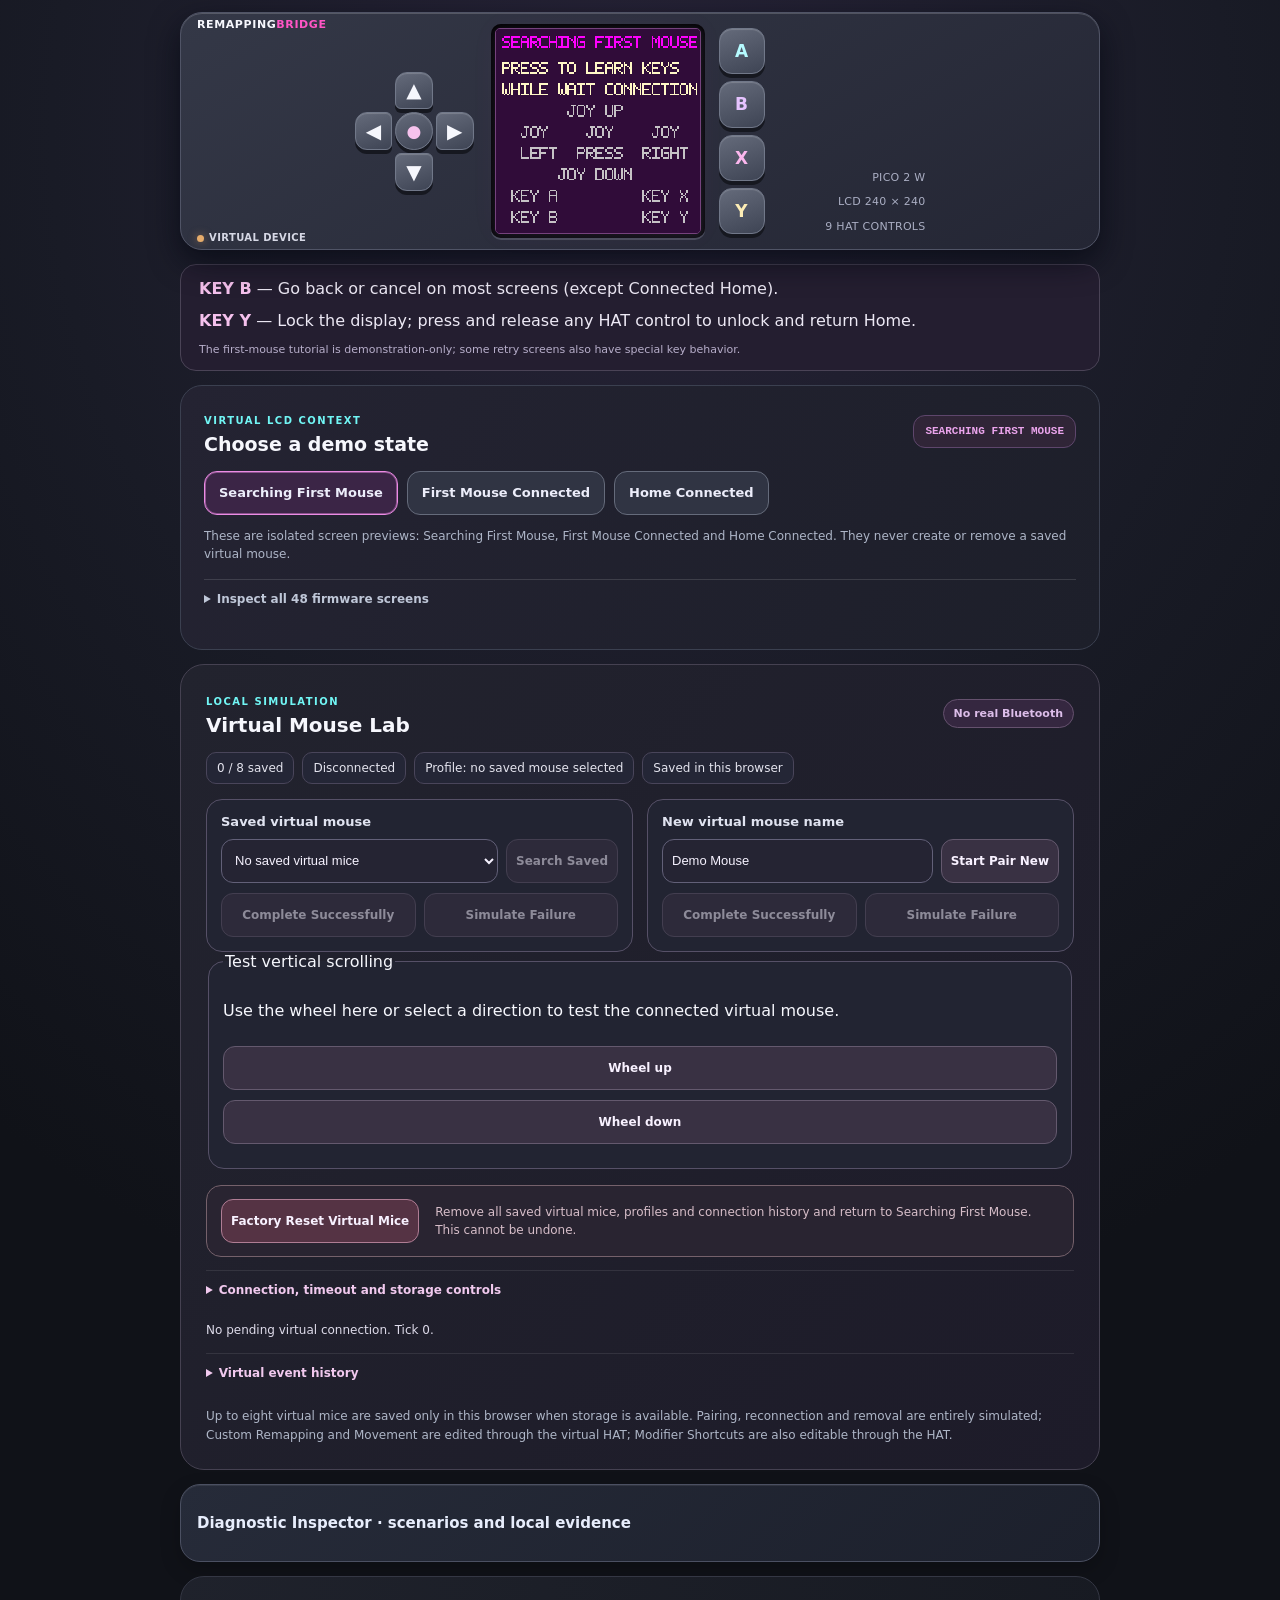
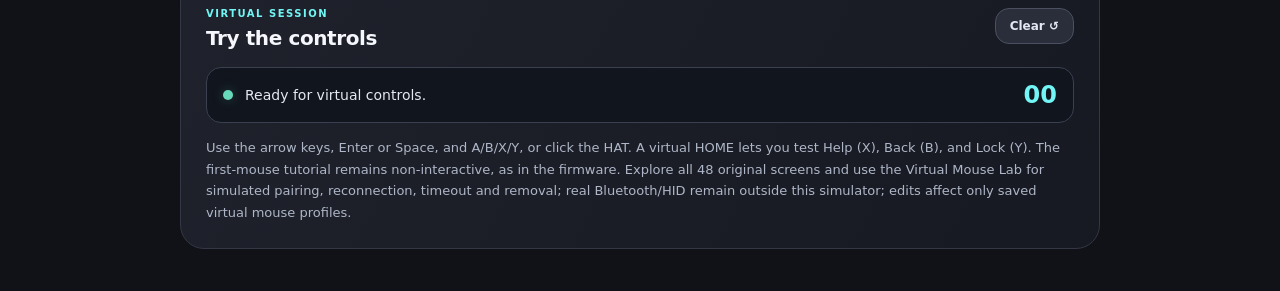
<file: index.html>
<!doctype html>
<html lang="en">
<head>
  <meta charset="utf-8">
  <meta name="viewport" content="width=device-width, initial-scale=1">
  <meta name="color-scheme" content="dark">
  <meta name="theme-color" content="#101218">
  <meta name="description" content="240x240 LCD Canvas preview of the RemappingBridge Pico 2 W firmware simulator.">
  <title>RemappingBridge — Virtual Simulator</title>
  <link rel="stylesheet" href="./assets/css/app.css">
  <script defer src="./assets/js/lcd-renderer.js"></script>
  <script defer src="./assets/js/screens.js"></script>
  <script defer src="./assets/js/hat-interaction.js"></script>
  <script defer src="./assets/js/ui-projector.js"></script>
  <script defer src="./assets/js/virtual-mice.js"></script>
  <script defer src="./assets/js/diagnostics.js"></script>
  <script defer src="./assets/js/app.js"></script>
</head>
<body>
  <main class="workspace" data-app-root>
    <section class="simulator" aria-label="RemappingBridge interactive firmware simulator">

      <div class="device device--sticky" data-sticky-hat aria-label="Pico 2 W demonstration panel with LCD and controls">
        <span class="device__corner-brand">REMAPPING<span>BRIDGE</span></span>
        <span class="device__corner-status"><span class="hat-meta__light" aria-hidden="true"></span> VIRTUAL DEVICE</span>
        <div class="hat-face" aria-label="Virtual Pico LCD HAT: joystick left, LCD center, A B X Y vertically on right">
            <fieldset class="hat-group hat-group--joystick">
              <legend>JOYSTICK</legend>
              <div class="joy-cluster" aria-label="Virtual joystick">
                <button type="button" class="hat-button joy joy--up" data-control="JOY_UP" aria-label="Joystick up" title="Joystick up"><span aria-hidden="true">▲</span></button>
                <button type="button" class="hat-button joy joy--left" data-control="JOY_LEFT" aria-label="Joystick left" title="Joystick left"><span aria-hidden="true">◀</span></button>
                <button type="button" class="hat-button joy joy--press" data-control="JOY_PRESS" aria-label="Press joystick" title="Press joystick"><span aria-hidden="true">●</span></button>
                <button type="button" class="hat-button joy joy--right" data-control="JOY_RIGHT" aria-label="Joystick right" title="Joystick right"><span aria-hidden="true">▶</span></button>
                <button type="button" class="hat-button joy joy--down" data-control="JOY_DOWN" aria-label="Joystick down" title="Joystick down"><span aria-hidden="true">▼</span></button>
              </div>
            </fieldset>
          <div class="lcd-housing">
            <div class="lcd-preview">
              <canvas class="lcd-canvas" data-lcd-canvas width="240" height="240"
                role="img" aria-label="240 by 240 pixel virtual firmware LCD. Controls allow Help and Lock within demonstration HOME scenarios. No physical mouse is connected.">
                SEARCHING FIRST MOUSE — joystick and HAT key labels (Canvas required).
              </canvas>
            </div>
          </div>
  
  <fieldset class="hat-group hat-group--keys">
              <legend>KEYS</legend>
              <div class="action-cluster" aria-label="Virtual HAT buttons">
                <button type="button" class="hat-button action-key action-key--a" data-control="KEY_A" aria-label="Key A">A</button>
                <button type="button" class="hat-button action-key action-key--b" data-control="KEY_B" aria-label="Key B">B</button>
                <button type="button" class="hat-button action-key action-key--x" data-control="KEY_X" aria-label="Key X">X</button>
                <button type="button" class="hat-button action-key action-key--y" data-control="KEY_Y" aria-label="Key Y">Y</button>
              </div>
            </fieldset>
          <aside class="hat-meta" aria-label="Virtual HAT identification">
            <div class="hat-meta__specs">
              <span>PICO 2 W</span>
              <span>LCD 240 × 240</span>
              <span>9 HAT CONTROLS</span>
            </div>
          </aside>
        </div>
      </div>

      <aside class="hat-guide" aria-label="General HAT key guide">
        <p><strong>KEY B</strong> — Go back or cancel on most screens (except Connected Home).</p>
        <p><strong>KEY Y</strong> — Lock the display; press and release any HAT control to unlock and return Home.</p>
        <p class="hat-guide__note">The first-mouse tutorial is demonstration-only; some retry screens also have special key behavior.</p>
      </aside>

      <section class="touch-hat" aria-label="Large mobile touch controls">
        <p class="touch-hat__label">LARGE TOUCH CONTROLS</p>
        <div class="touch-hat__grid">
          <div class="touch-hat__joystick" role="group" aria-label="Mobile joystick">
            <button type="button" data-touch-control="JOY_UP" aria-label="Joystick up">▲</button>
            <button type="button" data-touch-control="JOY_LEFT" aria-label="Joystick left">◀</button>
            <button type="button" data-touch-control="JOY_PRESS" aria-label="Press joystick">●</button>
            <button type="button" data-touch-control="JOY_RIGHT" aria-label="Joystick right">▶</button>
            <button type="button" data-touch-control="JOY_DOWN" aria-label="Joystick down">▼</button>
          </div>
          <div class="touch-hat__keys" role="group" aria-label="Mobile HAT keys">
            <button type="button" data-touch-control="KEY_A" aria-label="Key A">A</button>
            <button type="button" data-touch-control="KEY_B" aria-label="Key B">B</button>
            <button type="button" data-touch-control="KEY_X" aria-label="Key X">X</button>
            <button type="button" data-touch-control="KEY_Y" aria-label="Key Y">Y</button>
          </div>
        </div>
      </section>

      <section class="demo-scenarios" aria-labelledby="demo-scenarios-title">
        <div class="demo-scenarios__heading">
          <div>
            <span class="eyebrow">VIRTUAL LCD CONTEXT</span>
            <h2 id="demo-scenarios-title">Choose a demo state</h2>
          </div>
          <span class="demo-scenarios__screen" data-screen-label aria-live="polite">SEARCHING FIRST MOUSE</span>
        </div>
        <div class="demo-scenarios__buttons" role="group" aria-label="Select a virtual mouse state">
          <button type="button" class="demo-scenario is-selected" data-scenario="first" aria-pressed="true">Searching First Mouse</button>
          <button type="button" class="demo-scenario" data-scenario="first-connected" aria-pressed="false">First Mouse Connected</button>
          <button type="button" class="demo-scenario" data-scenario="home-connected" aria-pressed="false">Home Connected</button>
        </div>
        <p class="demo-scenarios__note">These are isolated screen previews: Searching First Mouse, First Mouse Connected and Home Connected. They never create or remove a saved virtual mouse.</p>
        <details class="screen-inspector">
          <summary>Inspect all 48 firmware screens</summary>
          <label for="screen-inspector-select">Canonical screen (visual QA only)</label>
          <select id="screen-inspector-select" data-screen-inspector aria-label="Choose one of the 48 original firmware screen templates"></select>
          <p>Choose any source screen to inspect its display. HAT navigation normally begins from HOME; no Bluetooth or flash settings are changed.</p>
        </details>
      </section>

      <section class="mouse-lab" aria-labelledby="mouse-lab-title">
        <div class="mouse-lab__heading">
          <div><span class="eyebrow">LOCAL SIMULATION</span><h2 id="mouse-lab-title">Virtual Mouse Lab</h2></div>
          <span class="mouse-lab__tag">No real Bluetooth</span>
        </div>
        <div class="mouse-lab__status" aria-live="polite">
          <span data-mouse-count>0 / 8 saved</span>
          <span data-mouse-connection>Disconnected</span>
          <span data-profile-summary>Profile: no saved mouse selected</span>
          <span data-mouse-persistence>Checking local storage</span>
        </div>
        <div class="mouse-lab__workflows" aria-label="Virtual connection workflows">
          <section class="mouse-lab__workflow" aria-label="Search for a saved virtual mouse">
            <label for="virtual-mouse-select">Saved virtual mouse</label>
            <div class="mouse-lab__control-row">
              <select id="virtual-mouse-select" data-mouse-id aria-label="Choose a saved virtual mouse"></select>
              <button type="button" data-lab-action="search">Search Saved</button>
            </div>
            <div class="mouse-lab__outcomes" aria-label="Saved mouse search outcome">
              <button type="button" data-lab-action="search-success">Complete Successfully</button>
              <button type="button" data-lab-action="search-fail">Simulate Failure</button>
            </div>
          </section>
          <section class="mouse-lab__workflow" aria-label="Pair a new virtual mouse">
            <label for="virtual-mouse-name">New virtual mouse name</label>
            <div class="mouse-lab__control-row">
              <input id="virtual-mouse-name" type="text" maxlength="32" data-mouse-name value="Demo Mouse"
                placeholder="e.g. Office Mouse" autocomplete="off">
              <button type="button" data-lab-action="pair">Start Pair New</button>
            </div>
            <div class="mouse-lab__outcomes" aria-label="New mouse pairing outcome">
              <button type="button" data-lab-action="pair-success">Complete Successfully</button>
              <button type="button" data-lab-action="pair-fail">Simulate Failure</button>
            </div>
          </section>
        </div>
        <fieldset class="mouse-lab__workflow" data-wheel-preview>
          <legend>Test vertical scrolling</legend>
          <p>Use the wheel here or select a direction to test the connected virtual mouse.</p>
          <button type="button" data-wheel="up">Wheel up</button>
          <button type="button" data-wheel="down">Wheel down</button>
          <output aria-live="polite"></output>
        </fieldset>
        <div class="mouse-lab__factory" aria-label="Reset virtual mouse storage">
          <button type="button" data-lab-action="reset">Factory Reset Virtual Mice</button>
          <p>Remove all saved virtual mice, profiles and connection history and return to Searching First Mouse. This cannot be undone.</p>
        </div>
        <details class="mouse-lab__advanced">
          <summary>Connection, timeout and storage controls</summary>
          <div class="mouse-lab__actions">
            <button type="button" data-lab-action="timeout">Advance to Timeout (+5 ticks)</button>
            <button type="button" data-lab-action="cancel">Cancel Pending</button>
            <button type="button" data-lab-action="disconnect">Disconnect</button>
            <button type="button" data-lab-action="remove">Remove Saved Mouse</button>
            <button type="button" data-lab-action="reboot">Reboot Virtual Device</button>
          </div>
        </details>
        <p class="mouse-lab__pending" data-mouse-pending aria-live="polite">No pending virtual connection.</p>
        <details class="mouse-lab__log">
          <summary>Virtual event history</summary>
          <ol data-virtual-log aria-label="Local virtual connection events"></ol>
        </details>
        <p class="mouse-lab__note">Up to eight virtual mice are saved only in this browser when storage is available. Pairing, reconnection and removal are entirely simulated; Custom Remapping and Movement are edited through the virtual HAT; Modifier Shortcuts are also editable through the HAT.</p>
      </section>

      <section class="diagnostics" aria-label="Browser-only diagnostic laboratory">
        <details data-diagnostic-panel>
          <summary>Diagnostic Inspector · scenarios and local evidence</summary>
          <div class="diagnostics__body">
            <p class="diagnostics__notice">Browser-only laboratory. Scenario playback is isolated from saved mice, preferences and the physical firmware. No data is uploaded.</p>
            <div class="diagnostics__scenarios">
              <label for="diagnostic-scenario">Reproducible scenario
                <select id="diagnostic-scenario" data-diagnostic-scenario></select>
              </label>
              <button type="button" data-diagnostic-run>Run isolated scenario</button>
            </div>
            <div class="diagnostics__summary" aria-live="polite">
              <output data-diagnostic-hash>Scenario not run</output>
              <span data-diagnostic-context>Run a scenario, then click a character in the 240 × 240 diagnostic LCD.</span>
            </div>
            <div class="diagnostics__inspector">
              <div class="diagnostics__preview">
                <canvas width="240" height="240" data-diagnostic-canvas
                  aria-label="Interactive diagnostic LCD: select a rendered character to inspect semantic ID and pixel bounds"></canvas>
              </div>
              <div class="diagnostics__selection">
                <h3>Semantic element inspector</h3>
                <output data-diagnostic-ref aria-live="polite">No character selected</output>
                <p data-diagnostic-bounds>Logical LCD bounds: 240 × 240 px.</p>
                <button type="button" data-diagnostic-copy>Copy reference</button>
                <p>Choose a rendered glyph to see its ID, row/column, original tone and pixel rectangle. The normal HAT framebuffer is not modified.</p>
              </div>
            </div>
            <div class="diagnostics__exports" aria-label="Download local diagnostic evidence">
              <button type="button" data-diagnostic-export="json">Export JSON</button>
              <button type="button" data-diagnostic-export="txt">Export TXT</button>
              <button type="button" data-diagnostic-export="png">Export LCD PNG</button>
            </div>
            <div class="diagnostics__timeline">
              <h3>Event timeline</h3>
              <ol data-diagnostic-events aria-live="polite"></ol>
            </div>
            <p class="diagnostics__feedback" data-diagnostic-feedback aria-live="polite">Run a scenario to generate evidence.</p>
          </div>
        </details>
      </section>

      <section class="session-panel" aria-label="Preview status">
        <div class="session-panel__heading">
          <div>
            <span class="eyebrow">VIRTUAL SESSION</span>
            <h2>Try the controls</h2>
          </div>
          <button type="button" class="button-reset" data-reset aria-label="Clear the control history">Clear <span aria-hidden="true">↺</span></button>
        </div>
        <div class="event-preview">
          <span class="event-preview__pulse" aria-hidden="true"></span>
          <p class="event-preview__message" aria-live="polite" aria-atomic="true" data-feedback>Ready for virtual controls.</p>
          <output class="event-preview__counter" data-count aria-label="Number of commands">00</output>
        </div>
        <p class="session-panel__note">Use the arrow keys, Enter or Space, and A/B/X/Y, or click the HAT. A virtual HOME lets you test Help (X), Back (B), and Lock (Y). The first-mouse tutorial remains non-interactive, as in the firmware. Explore all 48 original screens and use the Virtual Mouse Lab for simulated pairing, reconnection, timeout and removal; real Bluetooth/HID remain outside this simulator; edits affect only saved virtual mouse profiles.</p>
      </section>
    </section>
  </main>
</body>
</html>
</file>
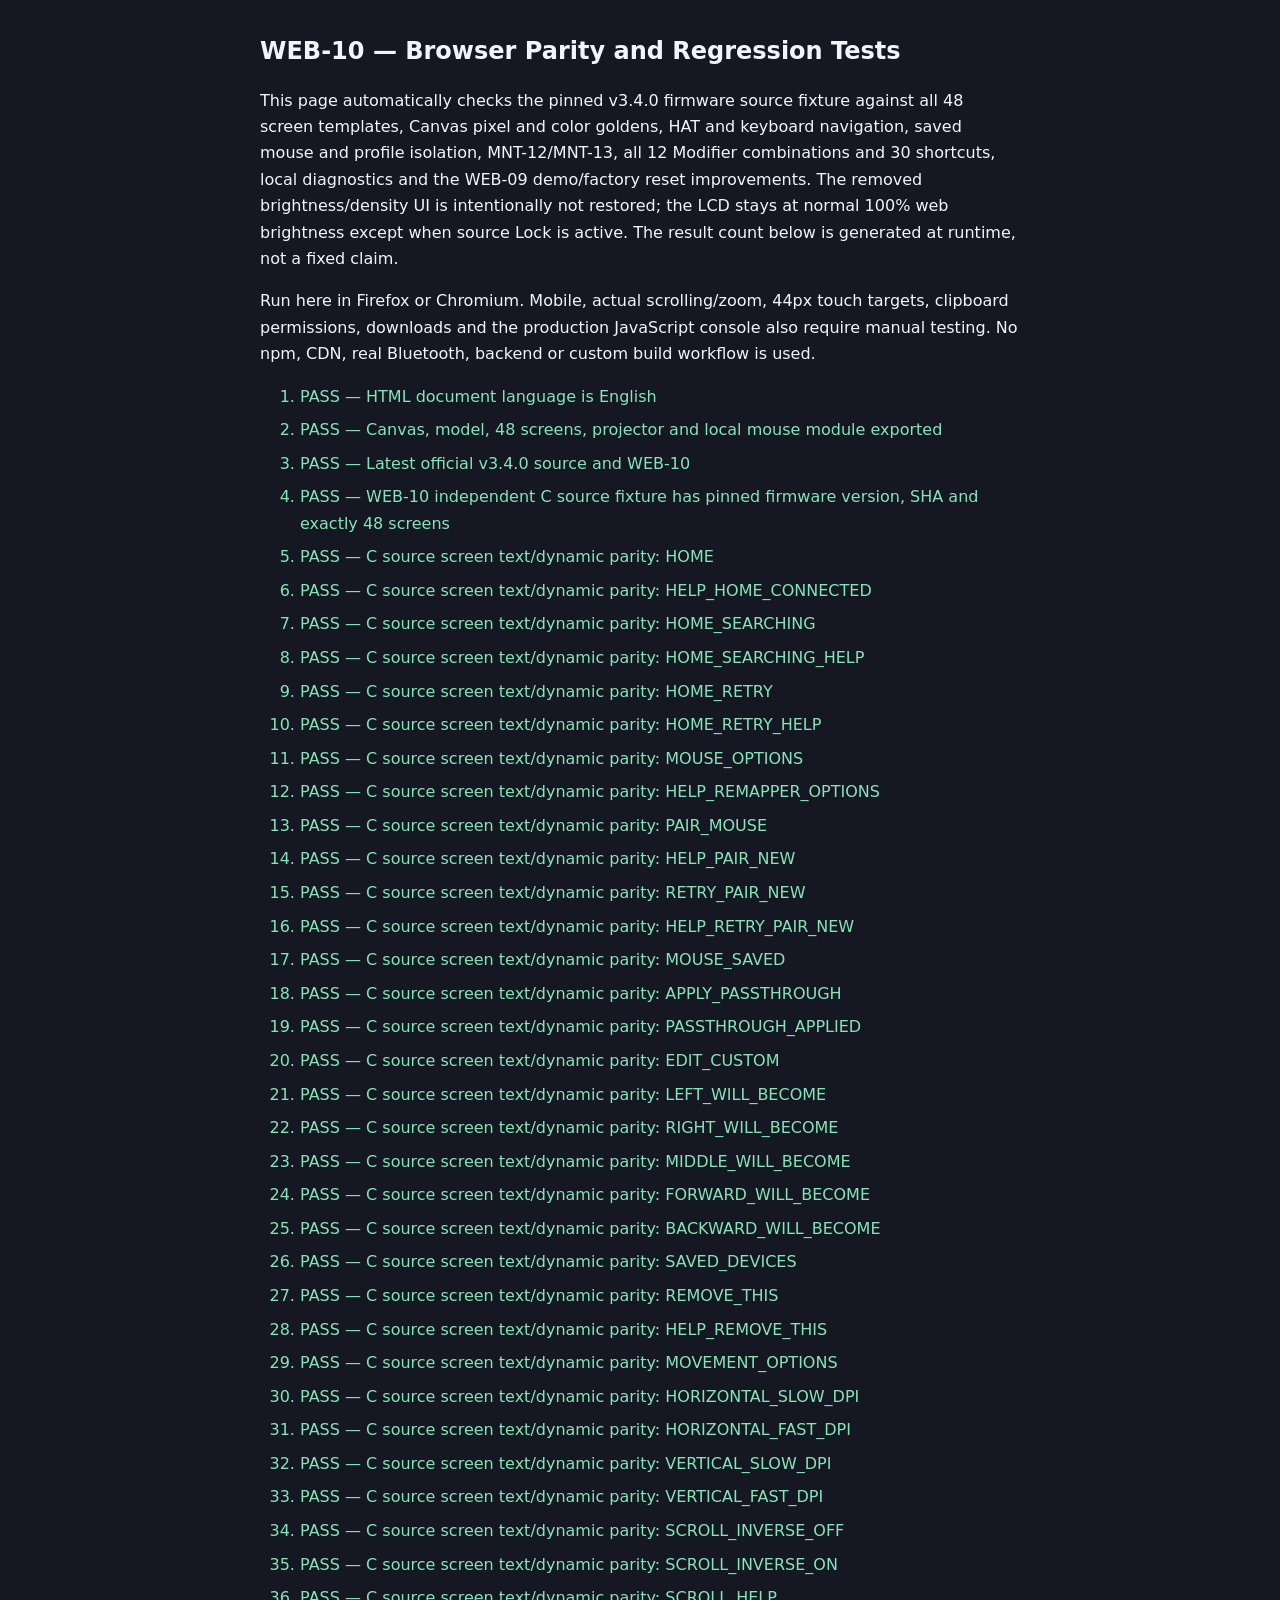
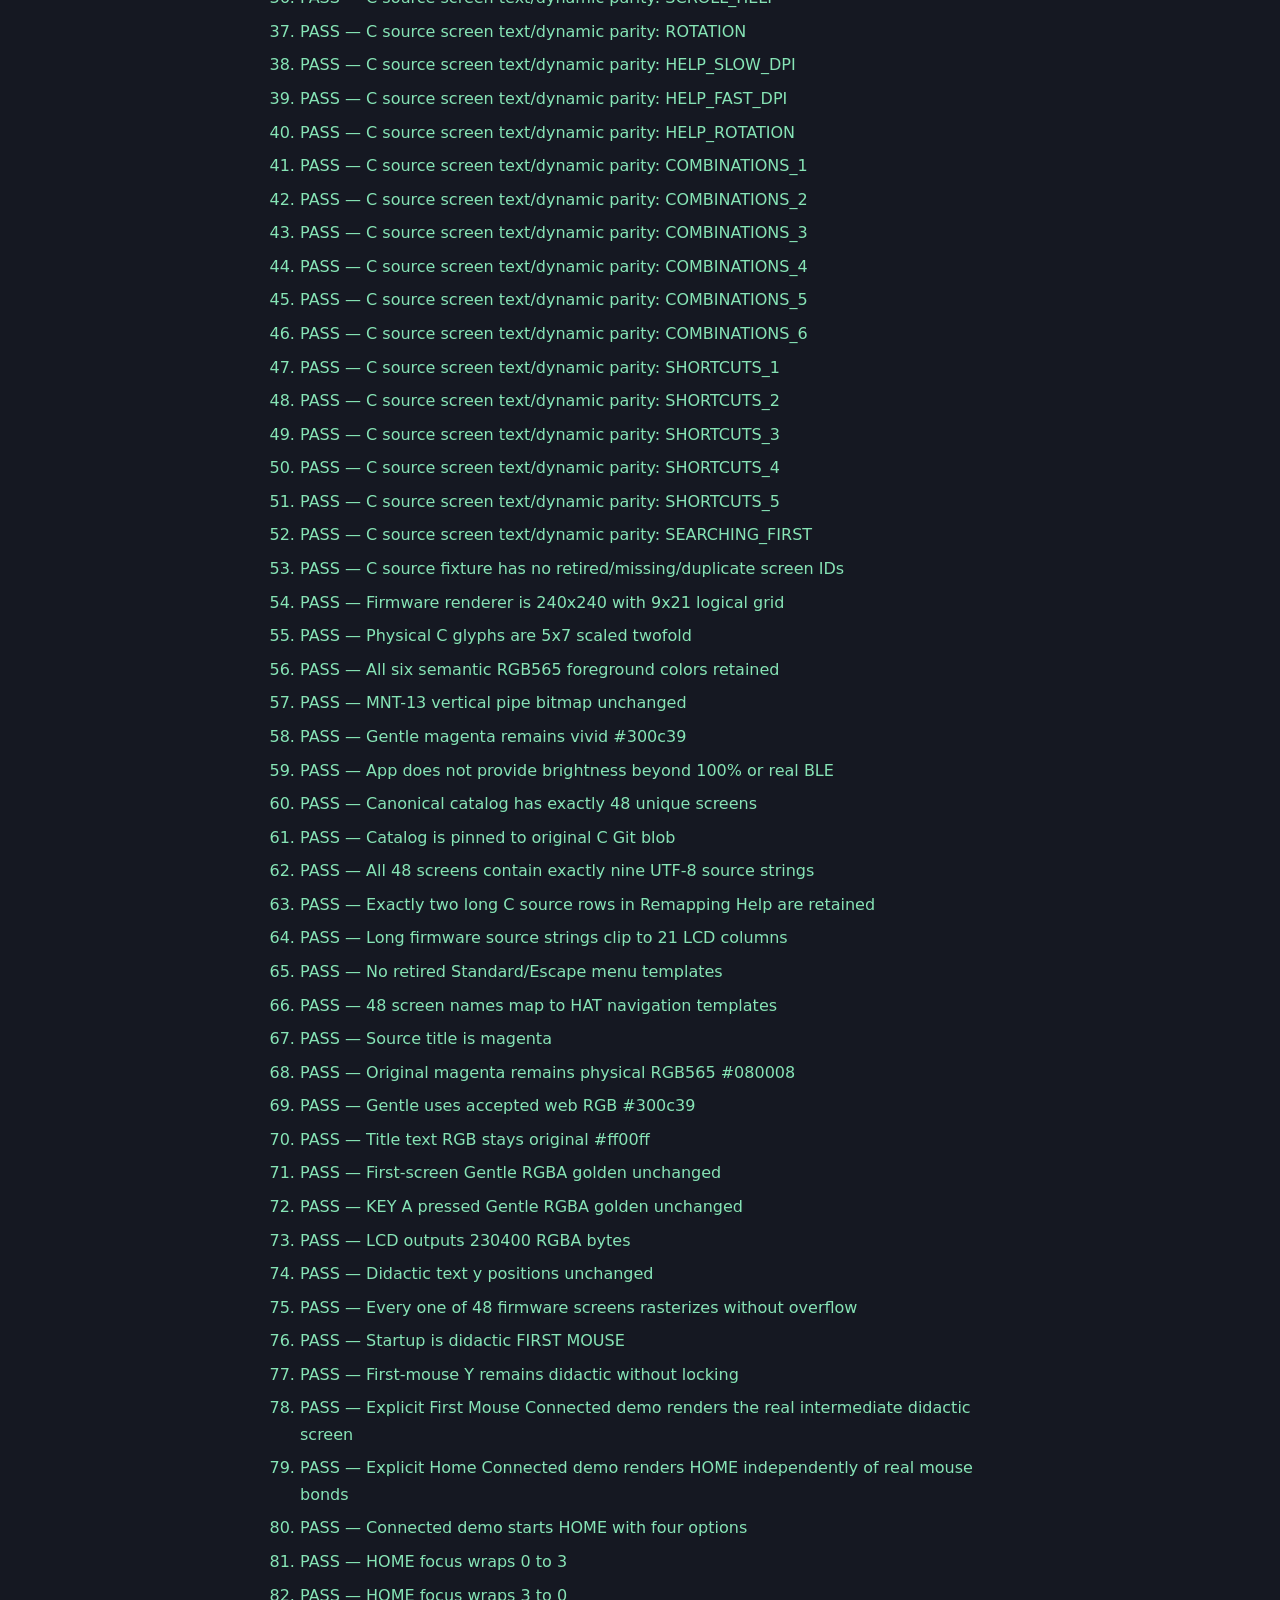
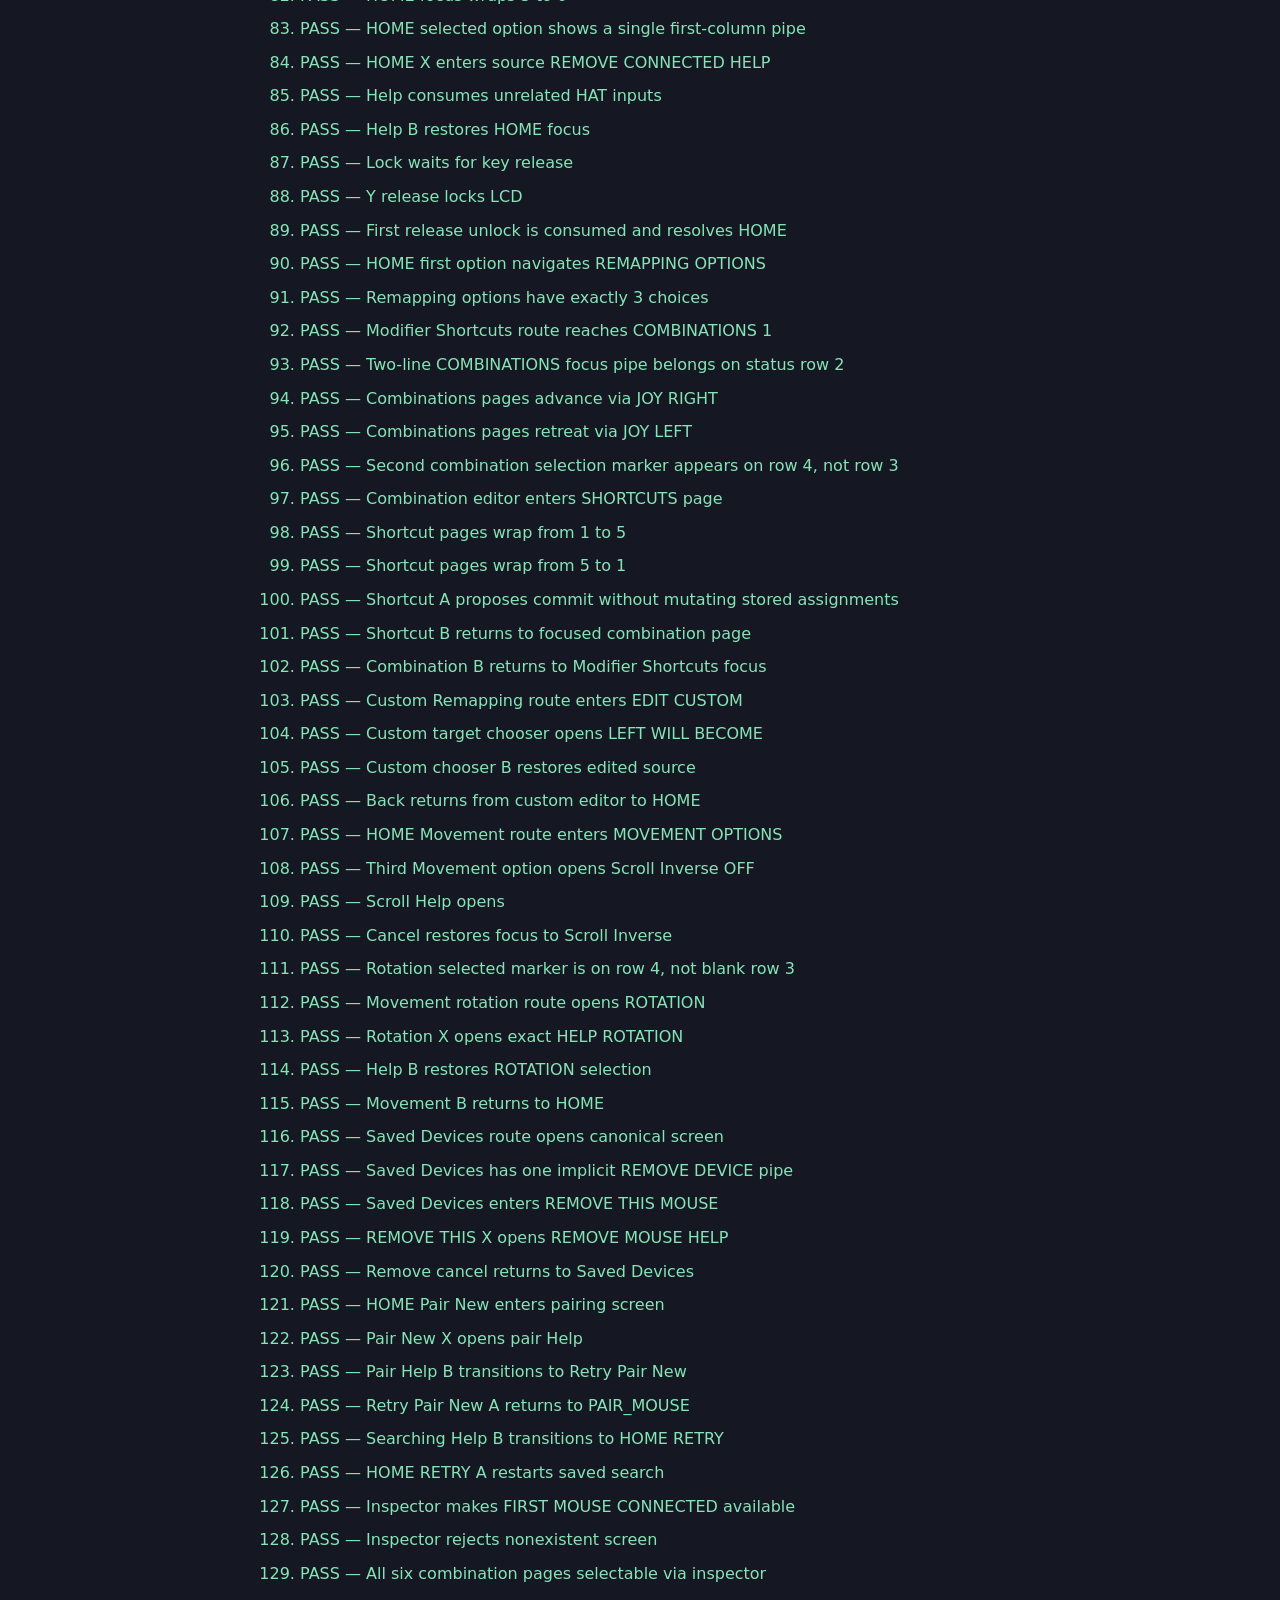
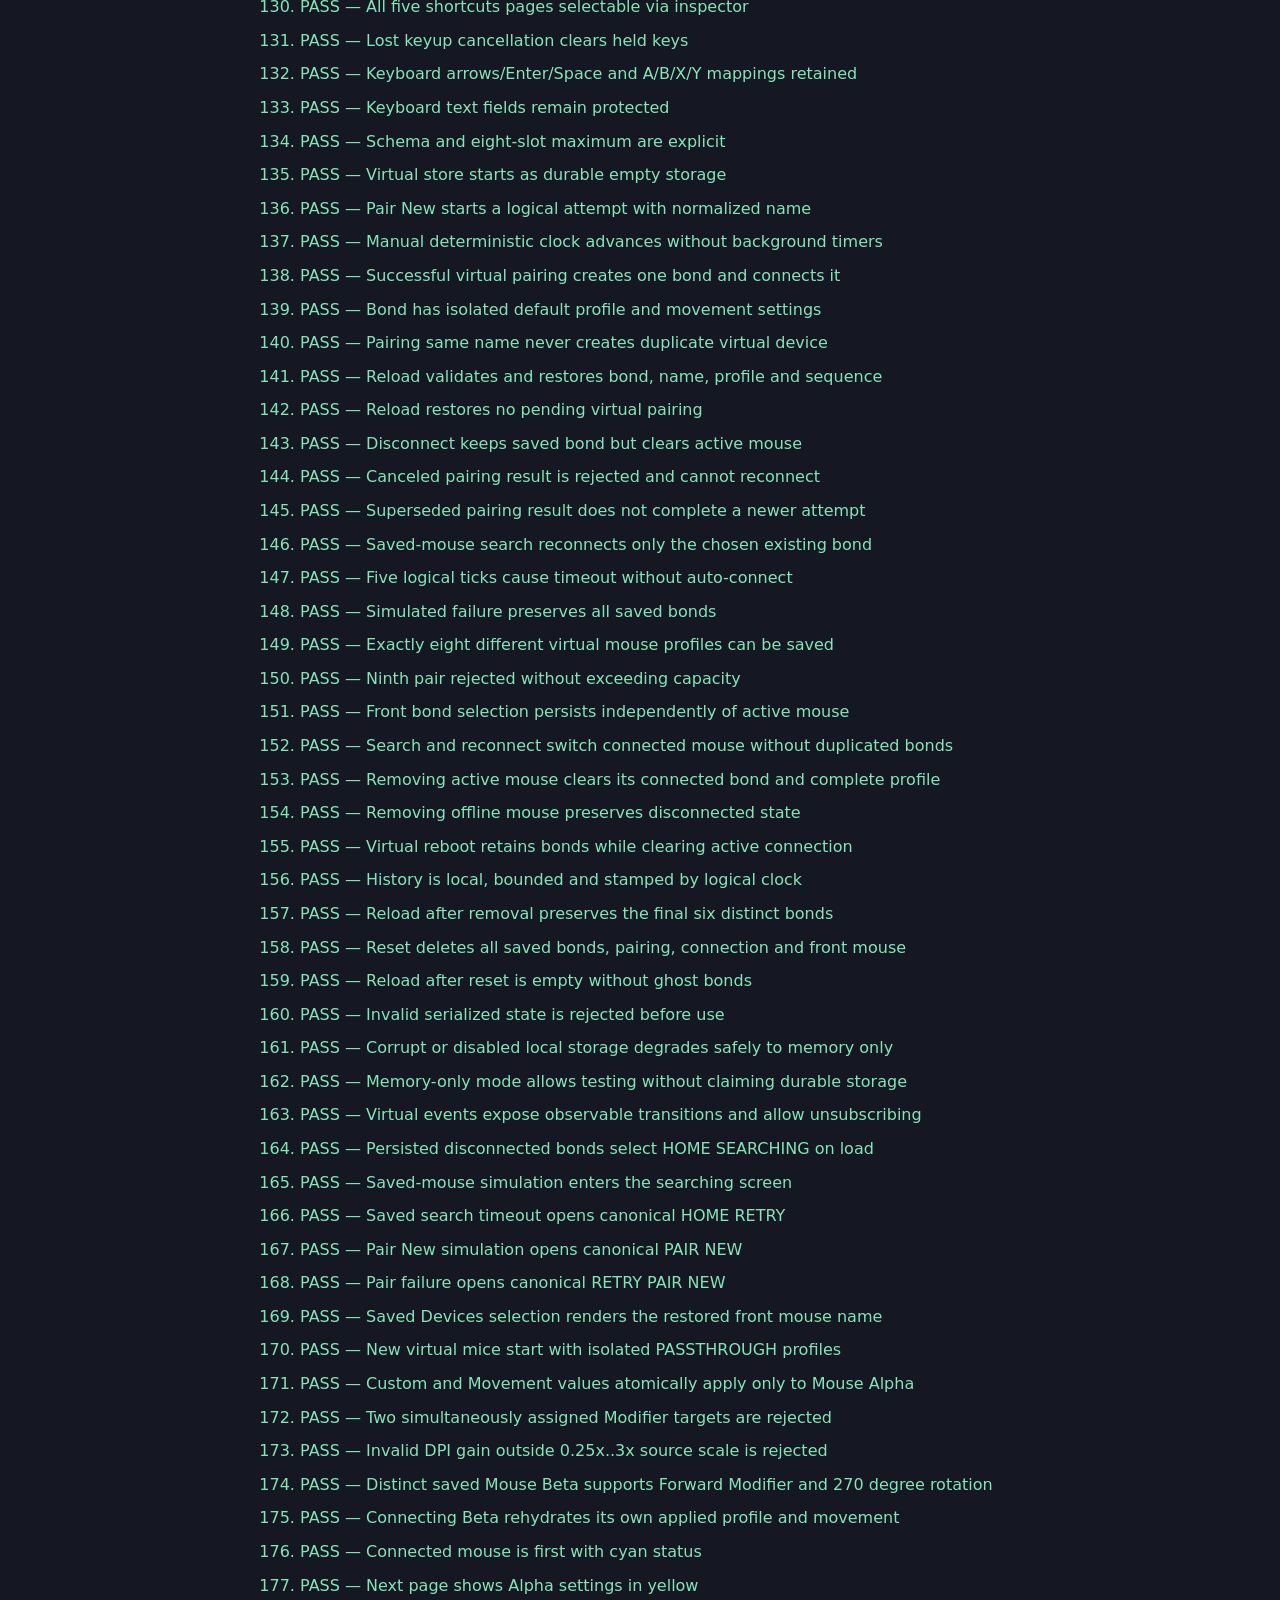
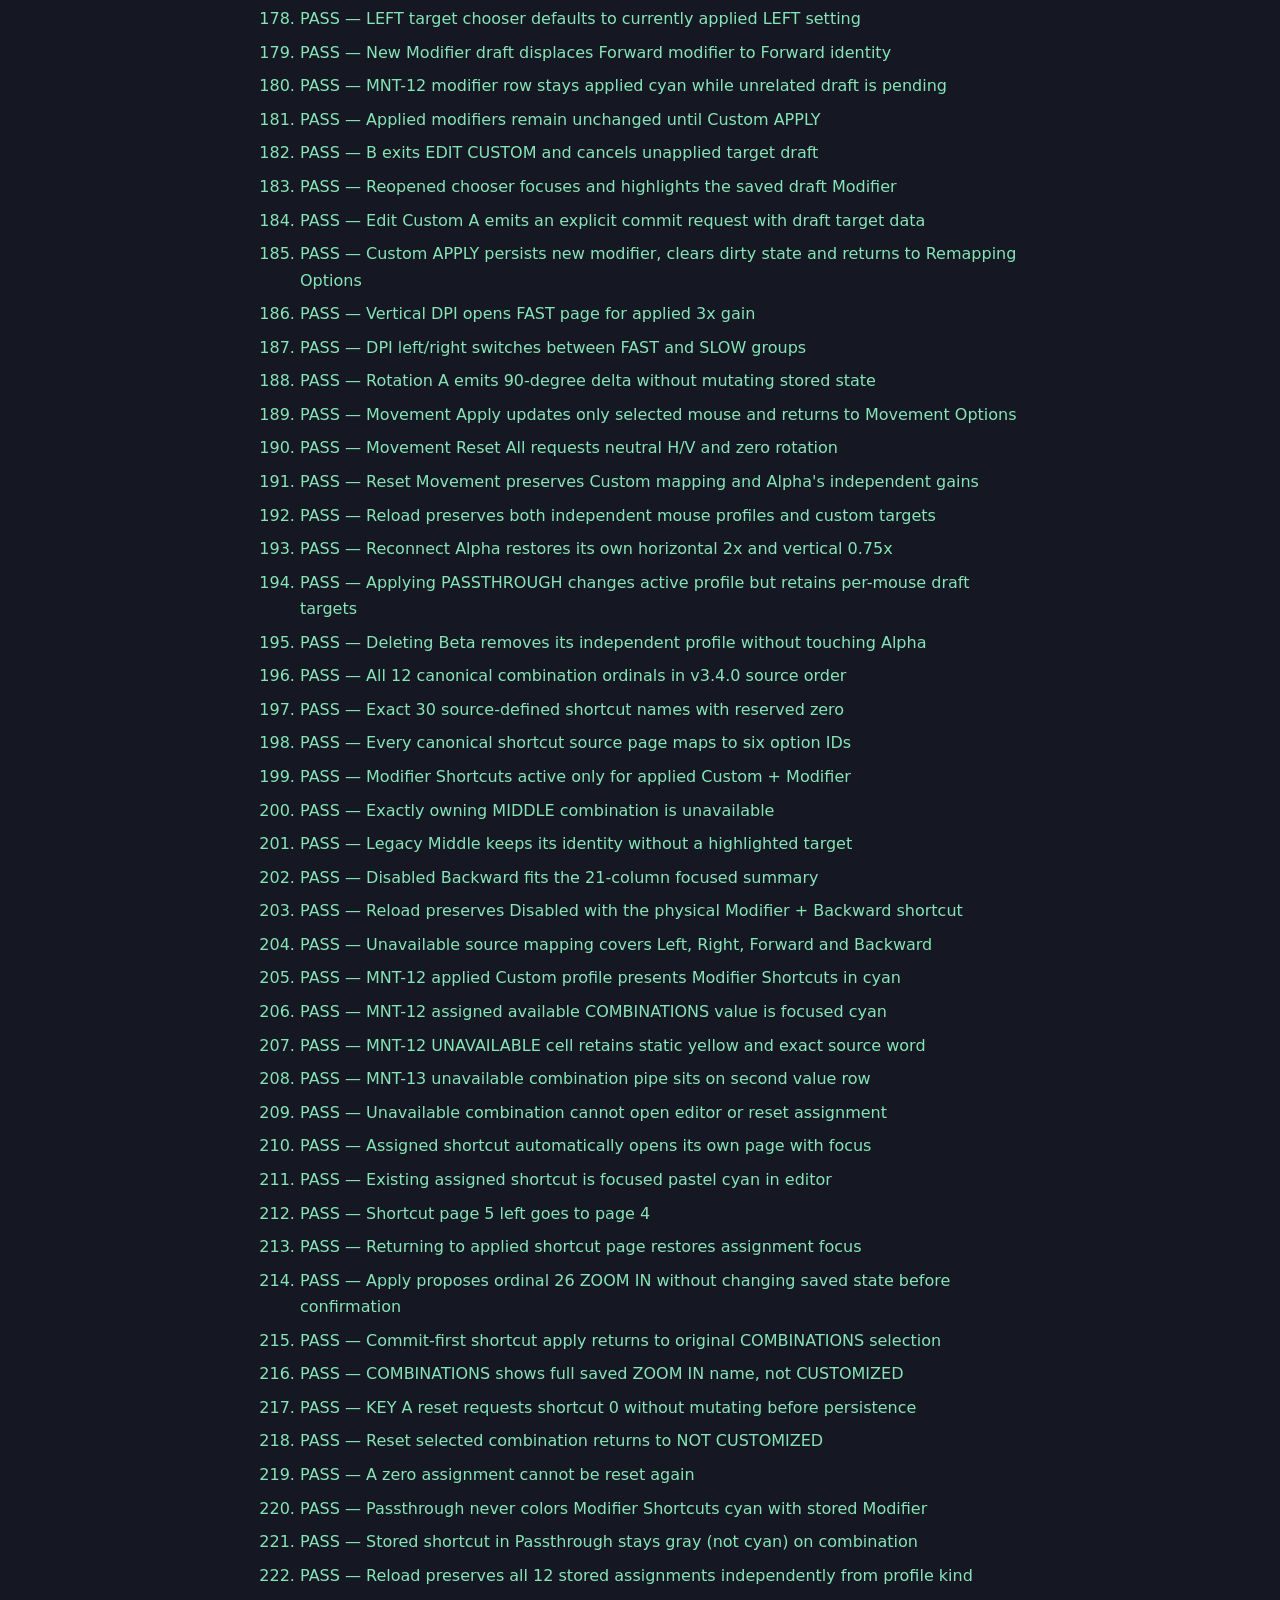
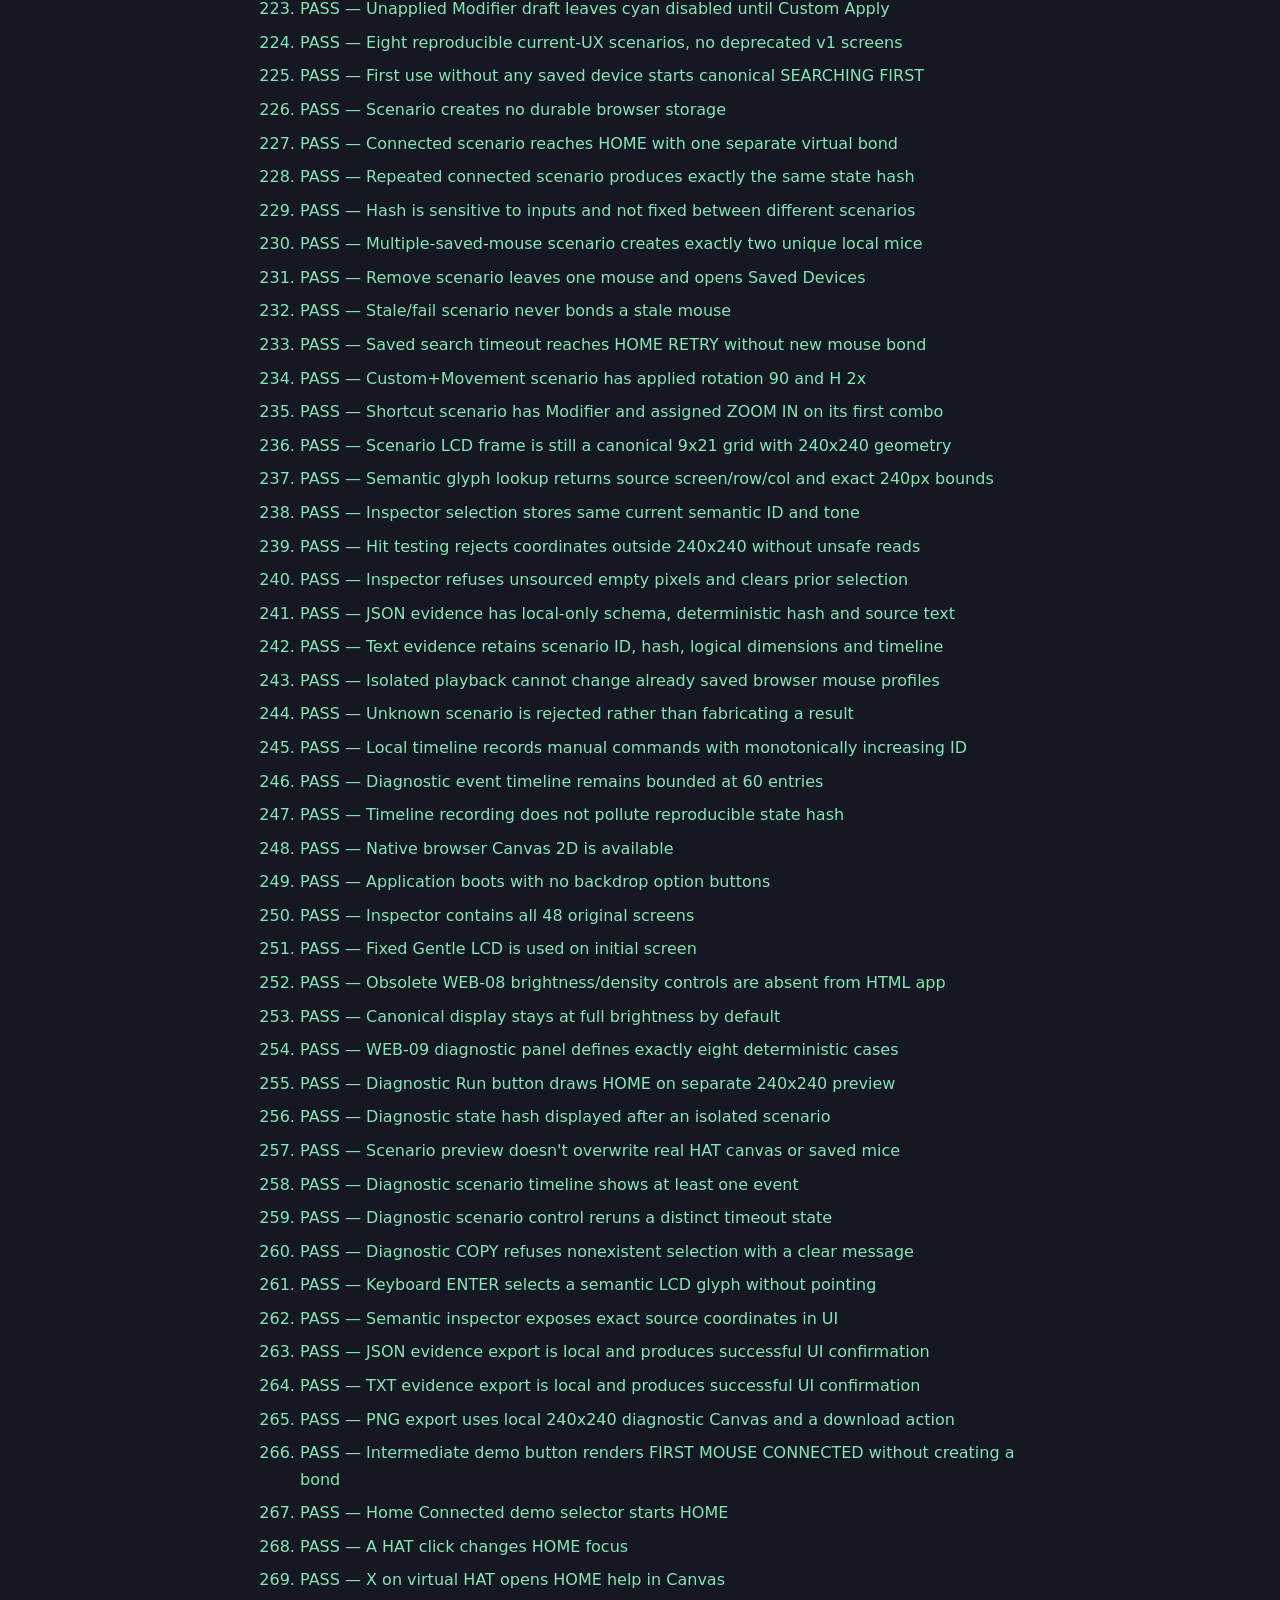
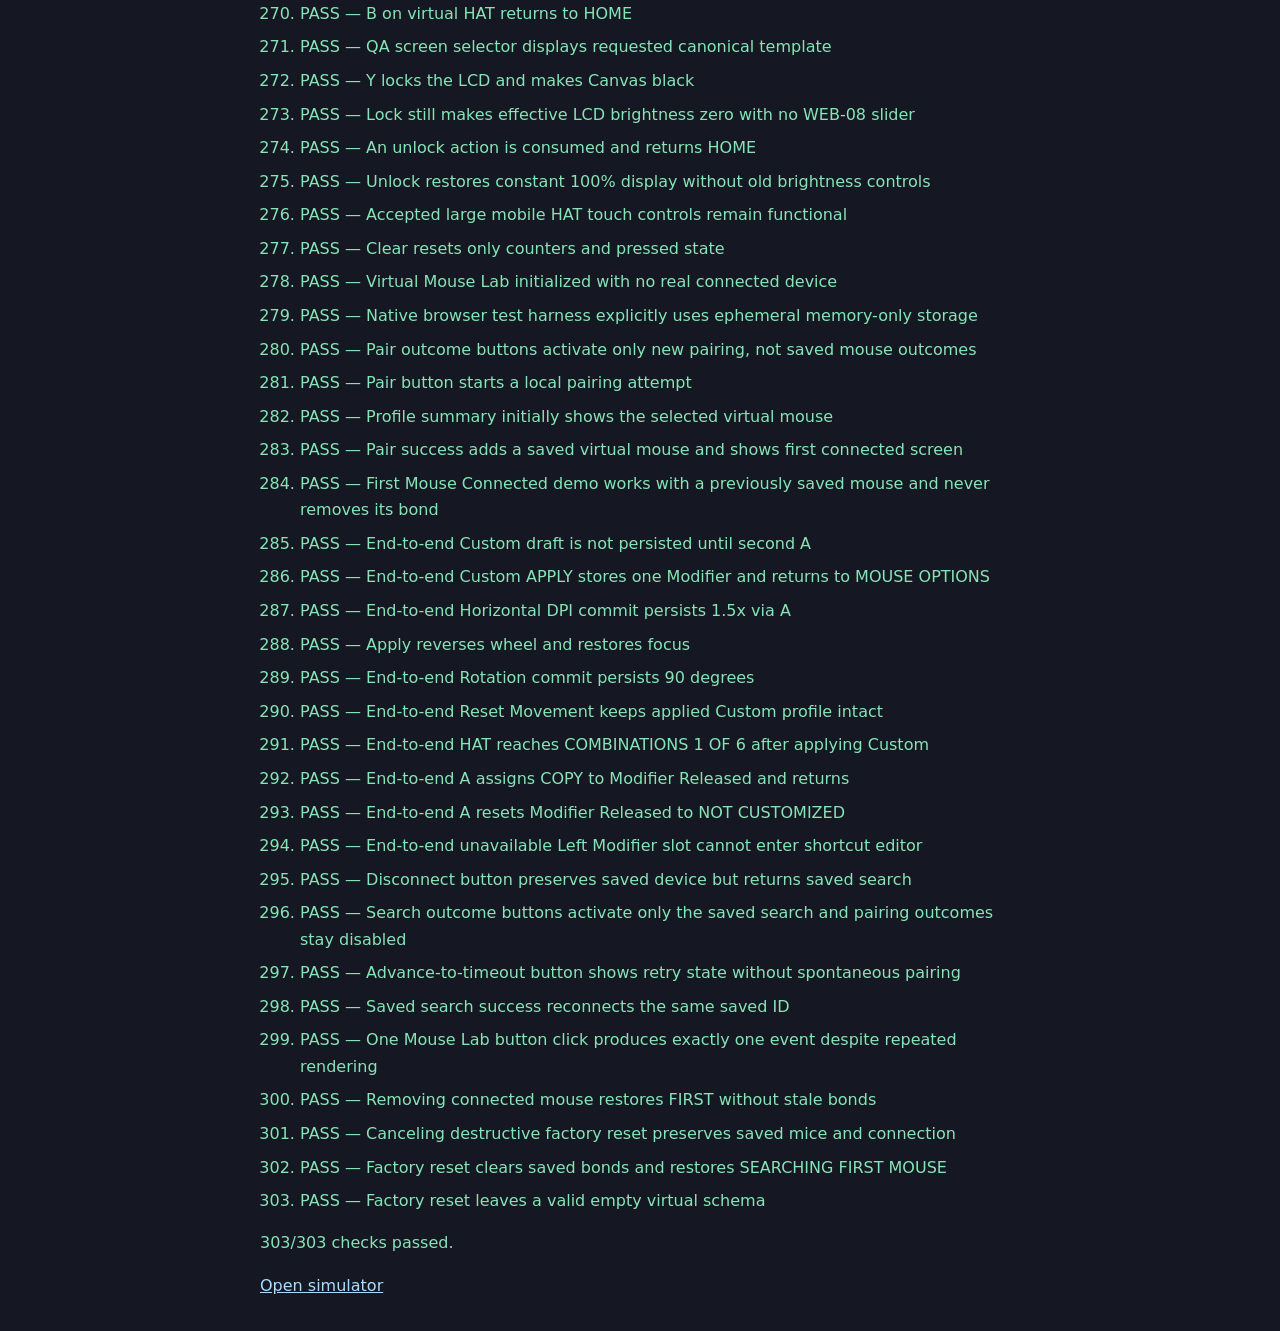
<file: tests/index.html>
<!doctype html>
<html lang="en">
<head>
  <meta charset="utf-8">
  <meta name="viewport" content="width=device-width, initial-scale=1">
  <title>WEB-10 — Browser Parity and Regression Tests</title>
  <style>
    body { max-width: 760px; margin: 2rem auto; padding: 0 1rem; background:#151822; color:#f1f4fc; font:16px/1.65 system-ui,sans-serif; }
    h1 { font-size:1.5rem; } li { margin:.45rem 0; } .pass { color:#86e4b6; } .fail { color:#ff9bad; }
    code { color:#b6dafa; }
  </style>
  <script defer src="../assets/js/lcd-renderer.js"></script>
  <script defer src="../assets/js/screens.js"></script>
  <script defer src="../assets/js/hat-interaction.js"></script>
  <script defer src="../assets/js/ui-projector.js"></script>
  <script defer src="../assets/js/virtual-mice.js"></script>
  <script defer src="../assets/js/diagnostics.js"></script>
  <script defer src="../assets/js/app.js"></script>
  <script defer src="./fixtures/firmware-screens-v3.4.0.js"></script>
  <script defer src="./runner.js"></script>
</head>
<body>
  <h1>WEB-10 — Browser Parity and Regression Tests</h1>
  <p>This page automatically checks the pinned v3.4.0 firmware source fixture against all 48 screen templates, Canvas pixel and color goldens, HAT and keyboard navigation, saved mouse and profile isolation, MNT-12/MNT-13, all 12 Modifier combinations and 30 shortcuts, local diagnostics and the WEB-09 demo/factory reset improvements. The removed brightness/density UI is intentionally not restored; the LCD stays at normal 100% web brightness except when source Lock is active. The result count below is generated at runtime, not a fixed claim.</p>
  <p>Run here in Firefox or Chromium. Mobile, actual scrolling/zoom, 44px touch targets, clipboard permissions, downloads and the production JavaScript console also require manual testing. No npm, CDN, real Bluetooth, backend or custom build workflow is used.</p>
  <ol id="test-results" aria-live="polite"><li>Running checks…</li></ol>
  <p id="summary"></p>
  <p><a style="color:#a9ddff" href="../index.html">Open simulator</a></p>
</body>
</html>
</file>
<file: assets/css/app.css>
/* WEB-02 — responsive simulator shell + exact 240x240 Canvas bitmap preview. */
:root {
  color-scheme: dark;
  font-family: Inter, ui-sans-serif, system-ui, -apple-system, "Segoe UI", sans-serif;
  font-synthesis: none;
  text-rendering: optimizeLegibility;
  -webkit-font-smoothing: antialiased;
  --bg: #101218;
  --surface: #1d202a;
  --stroke: #383d4c;
  --muted: #aab1c3;
  --bright: #f6f7fd;
  --magenta: #ff55c5;
  --cyan: #71f6f5;
}
*, *::before, *::after { box-sizing: border-box; }
html { min-height: 100%; }
body {
  min-height: 100vh;
  margin: 0;
  background: radial-gradient(ellipse 85% 65% at 50% 7%, #272338 0, #191b26 54%, var(--bg) 100%);
  color: var(--bright);
}
button { font: inherit; cursor: pointer; -webkit-tap-highlight-color: transparent; touch-action: manipulation; }
button:focus-visible { outline: 3px solid var(--cyan); outline-offset: 4px; }
.workspace {
  min-height: 100vh;
  width: 100%;
  display: grid;
  align-items: center;
  justify-items: center;
  padding: clamp(16px, 2.8vw, 44px);
}
.simulator { width: min(100%, 810px); display: grid; gap: clamp(18px, 2.2vw, 24px); }
.app-identity { display: flex; align-items: center; gap: 15px; min-width: 0; }
.app-identity__icon {
  display: grid; place-items: center; flex: 0 0 54px; height: 54px;
  border-radius: 18px; color: #fff; font-weight: 900; letter-spacing: -.06em;
  background: linear-gradient(140deg, #e742ae 0, #a43bf0 85%);
  box-shadow: 0 8px 32px #ed4dc338;
}
.app-identity h1 { margin: 0; font-size: clamp(20px, 2.7vw, 26px); font-weight: 780; letter-spacing: -.042em; }
.app-identity p { margin: 3px 0 0; font-size: 13px; color: var(--muted); }
.phase-chip {
  margin-left: auto; display: flex; align-items: center; gap: 8px; padding: 9px 12px;
  border: 1px solid #4f455b; background: #312638a6; color: #f2c6ed;
  white-space: nowrap; border-radius: 999px; font-size: 11px; font-weight: 700; letter-spacing: .06em;
}
.phase-chip__dot { width: 6px; height: 6px; background: var(--magenta); border-radius: 100%; }
.device {
  border: 1px solid #505466; border-radius: clamp(24px, 4vw, 38px);
  background: linear-gradient(145deg, #363948 0, #262933 52%, #222531 100%);
  box-shadow: inset 0 2px 0 #ffffff16, inset 0 -2px 0 #00000026, 0 32px 80px #05050a80;
  padding: clamp(18px, 3.5vw, 32px);
}
.device__top, .device__base { display: flex; align-items: center; justify-content: space-between; gap: 8px; }
.device__top { padding-bottom: clamp(14px, 2.6vw, 24px); }
.device__brand { font-size: 12px; letter-spacing: .14em; font-weight: 850; }
.device__brand span { color: var(--magenta); }
.device__lights { display:flex; align-items: center; gap: 8px; color: #b6b9c6; font-size: 10px; letter-spacing: .065em; font-weight:700; }
.device__light { border-radius: 50%; width: 9px; height: 9px; background: #e6ac6b; box-shadow: 0 0 0 4px #e6ac6b20, 0 0 15px #e6ac6b40; }
/* WEB-04: physical HAT arrangement, compact 240x240 logical LCD. */
.hat-face {
  display: grid;
  grid-template-columns: minmax(0, 144px) minmax(0, 238px) 56px;
  align-items: center;
  justify-content: center;
  gap: clamp(8px, 2vw, 23px);
  width: 100%;
  margin: 4px auto;
}
.lcd-housing {
  width: 100%; min-width: 0;
  padding: clamp(6px, .9vw, 10px); border-radius: 18px;
  background: linear-gradient(130deg, #0c0c12, #17171e);
  box-shadow: inset 0 1px 6px #000, 0 2px 0 #61667865;
}
.lcd-preview {
  position: relative; width: 100%; aspect-ratio: 1;
  border: 1px solid #5d2964; border-radius: 7px;
  overflow: hidden; background: #300c39;
  box-shadow: inset 0 0 22px #260a2880, 0 0 30px #db3bb30b;
}
.hat-group { border:0; min-width:0; min-inline-size:0; padding:0; margin:0; }
.hat-group legend {
  width:100%; text-align:center; padding:0 0 10px;
  letter-spacing:.12em; font-size:10px; font-weight:800; color:#b1b5c5;
}
.joy-cluster {
  display:grid; grid-template:repeat(3,minmax(0,1fr)) / repeat(3,minmax(0,1fr));
  width:100%; max-width:144px; aspect-ratio:1; gap:3px;
}
.hat-button {
  border:1px solid #717889; color:var(--bright);
  background:linear-gradient(160deg,#656b7b,#3e4454);
  border-radius:12px; box-shadow:0 4px 0 #161820,inset 0 1px 1px #ffffff2e;
  font-weight:900; user-select:none;
  transition:background .12s,box-shadow .12s,transform .12s;
}
.hat-button:hover { background:linear-gradient(150deg,#777f91,#495061); }
.hat-button:active, .hat-button.is-pressed {
  transform:translateY(2px); box-shadow:0 1px 0 #151821,inset 0 1px 5px #0a0b1090;
  background:#545a69;
}
.joy { min-width:0; min-height:0; font-size:clamp(14px,1.8vw,20px); }
.joy--up {grid-area:1/2;border-radius:12px 12px 6px 6px}
.joy--left {grid-area:2/1;border-radius:12px 6px 6px 12px}
.joy--press {grid-area:2/2;border-radius:50%;color:#f6c2ed;font-size:17px}
.joy--right {grid-area:2/3;border-radius:6px 12px 12px 6px}
.joy--down {grid-area:3/2;border-radius:6px 6px 12px 12px}
.action-cluster {
  display:grid;grid-template-columns:1fr;grid-template-rows:repeat(4,1fr);
  width:52px; height:228px; gap:7px;
}
.action-key {width:100%; min-height:44px; border-radius:50%; font-size:19px;}
.action-key--a{color:#b6fbff}
.action-key--b{color:#e6c3ff}
.action-key--x{color:#fcb7ee}
.action-key--y{color:#fdedb5}
.device__base {
  margin: 26px 4px 0; padding-top: 14px; border-top: 1px solid #ffffff17;
  font-weight: 750; font-size: 10px; letter-spacing: .1em; color: #a0a6b6;
}
.session-panel {
  border: 1px solid #343744; border-radius: 24px;
  background: linear-gradient(120deg, #20232df0, #171a22e8);
  padding: clamp(18px, 3vw, 25px);
}
.session-panel__heading { display: flex; align-items: center; justify-content: space-between; gap: 12px; }
.eyebrow { font-size: 10px; color: var(--cyan); font-weight: 850; letter-spacing:.15em; }
.session-panel h2 { font-size:20px; margin: 5px 0 0; letter-spacing:-.02em; }
.button-reset {
  border:1px solid #4b5061; background:#2a2e3b; padding:10px 14px; border-radius:14px;
  color: #e4e8f4; font-size:12px; font-weight:750;
}
.button-reset:hover { background: #363a4a; }
.event-preview { display:flex; align-items:center; gap:12px; min-height:56px; margin-top:17px; padding:8px 16px; border:1px solid #3b4051; background:#11151e; border-radius:15px; }
.event-preview__pulse { width:10px; height:10px; flex:0 0 auto; border-radius:50%; background:#67dabb; box-shadow:0 0 12px #67dabb42; }
.event-preview__message { color:#e5e7f1; font-size:14px; margin:0; flex:1; }
.event-preview__counter { color:var(--cyan); font-size:24px; font-variant-numeric:tabular-nums; font-weight:800; }
.session-panel__note { font-size:13px; line-height:1.65; color:#aeb6c7; margin:14px 0 0; }
@media (max-width:540px) {
  .workspace{display:block;padding:10px}
  .app-identity{gap:9px}
  .app-identity__icon{flex-basis:44px;height:44px;border-radius:14px;font-size:13px}
  .app-identity p{font-size:11px}
  .phase-chip{font-size:9px;padding:7px 8px}
  .device{padding:10px}
  .device__top{flex-wrap:wrap}
  .device__brand{font-size:10px}
  .device__lights{font-size:9px}
  .hat-face{grid-template-columns:minmax(0, 1fr) minmax(0, 1.42fr) 44px;gap:6px}
  .hat-group legend{font-size:8px;letter-spacing:.05em}
  .joy-cluster{max-width:125px;gap:2px}
  .joy{font-size:14px}
  .action-cluster{width:44px;height:190px;gap:4px}
  .action-key{min-height:44px;font-size:17px}
  .lcd-housing{padding:6px;border-radius:12px}
  .device__base{font-size:8px;letter-spacing:.03em}
}
@media (max-width:360px) {
  .hat-face{grid-template-columns:minmax(0, .9fr) minmax(0, 1.4fr) 44px;gap:4px}
  .joy-cluster{gap:1px}
  .action-cluster{height:184px;gap:2px}
}
@media (prefers-reduced-motion: reduce) {
  *, *::before, *::after { scroll-behavior:auto !important; transition-duration:0s !important; animation-duration:0s !important; }
}

/* WEB-02: browser scales the logical 240x240 pixels, never re-rasterizes
 * glyphs via CSS font rendering; preserve bitmap edges under HiDPI/zoom. */
.lcd-preview { border-radius: 7px; overflow: hidden; }
.lcd-canvas {
  display: block;
  aspect-ratio: 1 / 1;
  width: 100%;
  height: auto;
  max-width: 100%;
  image-rendering: pixelated;
  image-rendering: crisp-edges;
  background: #300c39;
}

/* WEB-03: accessible contextual demo states and release-based HAT feedback. */
.demo-scenarios {
  border: 1px solid #3b4050; border-radius: 22px;
  padding: clamp(17px, 3vw, 23px);
  background: linear-gradient(120deg, #242332, #1d1f2a);
}
.demo-scenarios__heading { display: flex; justify-content: space-between; align-items: center; gap: 12px; flex-wrap: wrap; }
.demo-scenarios h2 { font-size: 19px; margin: 5px 0 0; }
.demo-scenarios__screen {
  font: 750 11px/1.4 ui-monospace, "Courier New", monospace;
  color: #eaa4ec; padding: 8px 11px; border-radius: 12px;
  border: 1px solid #5e466c; background: #302537;
}
.demo-scenarios__buttons { display: flex; gap: 9px; flex-wrap: wrap; margin-top: 16px; }
.demo-scenario {
  background: #303443; color: #ecedfa;
  border: 1px solid #656b7b; border-radius: 13px;
  padding: 10px 14px; min-height: 44px;
  font-size: 13px; font-weight: 750;
}
.demo-scenario:hover { background: #424759; }
.demo-scenario.is-selected {
  background: #3b2546; border-color: #ec8be5;
  box-shadow: inset 0 0 0 1px #ec8be572;
}
.demo-scenario:disabled { opacity: .48; cursor: not-allowed; }
.demo-scenarios__note { font-size: 12px; line-height: 1.55; color: #adb5c7; margin: 12px 0 0; }
[data-locked="true"] .lcd-canvas { background: #000; }
[data-locked="true"] .event-preview__pulse { background: #f6b7dc; box-shadow: 0 0 14px #f6b7dc24; }
@media (max-width: 470px) {
  .demo-scenario { flex: 1 1 44%; }
  .demo-scenarios__screen { max-width: 100%; overflow-wrap: anywhere; }
}

/* WEB-04: extra QA controls are collapsed by default, not a site menu. */
.screen-inspector{border-top:1px solid #ffffff21;margin-top:15px;padding-top:12px;color:#bfc7d8}
.screen-inspector summary{cursor:pointer;font-size:12px;font-weight:750;min-height:34px}
.screen-inspector label{display:block;font-size:12px;margin:8px 0 6px}
.screen-inspector select{
  display:block;width:100%;max-width:370px;min-height:44px;
  color:#f5effe;background:#292337;border:1px solid #77627f;
  border-radius:11px;padding:7px 10px;font-size:13px
}
.screen-inspector p{font-size:11px;line-height:1.5;margin:9px 0 0}

/* WEB-05: general HAT instructions OUTSIDE the source LCD. */
.hat-guide {
  padding: 12px 18px; border: 1px solid #4a4356; border-radius: 16px;
  background: #241e30; color: #ede9f5;
  display: grid; grid-template-columns: 1fr; gap: 7px;
}
.hat-guide p { margin: 0; font-size: clamp(14px, 1.5vw, 16px); line-height: 1.55; }
.hat-guide strong { color: #f5c1ed; font-weight: 850; }
.hat-guide__note { color: #b7aeca; font-size: 11px !important; }
.mouse-lab {
  padding: clamp(18px, 3vw, 25px); border: 1px solid #454151;
  border-radius: 24px; background: linear-gradient(130deg, #22232e, #1d1b29);
}
.mouse-lab__heading { display: flex; gap: 12px; justify-content: space-between; align-items: center; }
.mouse-lab h2 { margin: 4px 0 0; font-size: 20px; }
.mouse-lab__tag { color: #dcbde9; background: #352740; border: 1px solid #65516e;
  border-radius: 99px; padding: 7px 10px; font-size: 11px; font-weight: 750; white-space: nowrap; }
.mouse-lab__status { display: flex; flex-wrap: wrap; gap: 8px; margin: 15px 0; }
.mouse-lab__status span { border: 1px solid #49455a; background: #242636;
  border-radius: 10px; color: #e4e4ee; font-size: 12px; padding: 8px 10px; }
.mouse-lab__fields { display:grid; grid-template-columns: 1fr 1fr; gap: 13px; }
.mouse-lab__fields label { display:grid; gap:7px; color:#bbc4d7; font-size:12px; font-weight:750; }
.mouse-lab__fields input, .mouse-lab__fields select {
  width:100%; min-width:0; min-height:44px; padding:10px;
  border:1px solid #626078; border-radius:12px; color:#f6f2ff; background:#252433;
  font-size:14px;
}
.mouse-lab__actions { display:flex; flex-wrap:wrap; gap:8px; margin-top:14px; }
.mouse-lab__actions button {
  padding:10px 12px; min-height:44px; border:1px solid #64596e;
  border-radius:12px; background:#393143; color:#f8f1ff;
  font-size:12px; font-weight:750;
}
.mouse-lab__actions button:hover { background:#4a3a57; }
.mouse-lab__actions button:disabled { opacity:.5; cursor:not-allowed; }
.mouse-lab__advanced, .mouse-lab__log { margin-top:13px; border-top:1px solid #ffffff17; padding-top:12px; }
.mouse-lab summary { color:#f1c9ee; font-size:12px; font-weight:760; cursor:pointer; min-height:28px; }
.mouse-lab__pending { color:#dedbea; font-size:12px; line-height:1.6; margin:10px 0 0; }
.mouse-lab__log ol { margin:10px 0 0; padding-left:21px; max-height:215px; overflow:auto; }
.mouse-lab__log li { color:#c3c4d4; margin:7px 0; font-size:12px; line-height:1.4; }
.mouse-lab__note { margin:13px 0 0; line-height:1.55; font-size:12px; color:#aeb6c7; }
@media(max-width:600px) {
  .mouse-lab__fields { grid-template-columns:1fr; }
  .mouse-lab__heading { flex-wrap:wrap; }
}

/* WEB-06 — HAT always remains visible while configuration panels scroll.
 * The device itself is sticky, not fixed: it reserves document space and
 * never overlaps the next panel at its original location.
 */
.workspace { display:block; min-height:100vh; padding:12px clamp(10px,2vw,26px) 42px; }
.simulator { width:min(100%,920px); margin-inline:auto; gap:14px; }
.device.device--sticky {
  position:sticky; top:8px; z-index:30; align-self:start;
  padding:11px 15px; border-radius:22px;
  background:linear-gradient(150deg,#343847 0%,#242634 100%);
  box-shadow:0 8px 34px #05050cce, inset 0 1px 0 #ffffff1b;
  isolation:isolate;
}
/* Constrain metadata to exactly the LCD-row footprint, not an extra
 * header/footer. Three HAT controls can shift left to make room. */
.hat-face {
  --hat-lcd:214px;
  display:grid;
  grid-template-columns:minmax(92px,122px) minmax(0,var(--hat-lcd)) 48px minmax(116px,145px);
  gap:clamp(8px,1.4vw,14px);
  justify-content:center;align-items:center;margin:0 auto;width:100%;
}
.lcd-housing { padding:4px; border-radius:10px; }
.lcd-preview { border-radius:5px; }
.hat-group legend { padding:0; height:0; overflow:hidden; position:absolute; width:1px; clip-path:inset(50%); white-space:nowrap; }
.hat-group { min-width:0; }
.joy-cluster { max-width:119px; gap:3px; }
.action-cluster {
  width:46px;
  /* Equal to the visible screen square, not the housing's outer edge. */
  height:calc(var(--hat-lcd) - 8px);
  display:grid; grid-template-columns:1fr; grid-template-rows:repeat(4,minmax(0,1fr));
  gap:7px;
}
.action-key {
  width:46px; min-height:0; height:100%;
  border-radius:13px; font-size:17px;
}
.hat-meta {
  display:flex; flex-direction:column; justify-content:space-between; gap:6px;
  height:calc(var(--hat-lcd) - 8px); max-height:calc(var(--hat-lcd) - 8px);
  min-width:0; align-self:center; overflow:hidden;
  color:#c5c4d2; font-size:10px; line-height:1.4;
}
.hat-meta__brand { font-weight:850; letter-spacing:.07em; font-size:11px; overflow-wrap:anywhere; color:#f6f7fd; }
.hat-meta__brand span { color:var(--magenta); }
.hat-meta__status { display:flex; gap:7px; align-items:center; letter-spacing:.05em; font-weight:700; }
.hat-meta__light { display:inline-block;flex:0 0 7px;width:7px;height:7px;border-radius:50%;background:#e6ac6b;box-shadow:0 0 8px #e6ac6b80; }
.hat-meta__specs { display:grid;gap:5px;color:#aaaec3;font-size:10px;letter-spacing:.025em; }
.hat-meta__specs span { display:block; }
@media(max-width:700px) {
 .hat-face { --hat-lcd:clamp(138px,30vw,205px);grid-template-columns:minmax(69px,90px) minmax(0,var(--hat-lcd)) 43px minmax(85px,110px);gap:6px; }
 .device.device--sticky{padding:9px 10px;top:4px;border-radius:15px}
 .joy-cluster{max-width:90px;gap:2px}
 .action-cluster{width:42px;height:calc(var(--hat-lcd) - 8px);gap:4px}
 .action-key{width:42px;min-height:0;border-radius:11px;font-size:15px}
 .hat-meta{height:calc(var(--hat-lcd) - 8px);max-height:calc(var(--hat-lcd) - 8px);font-size:9px}
 .hat-meta__brand{font-size:9px;letter-spacing:0}
 .hat-meta__specs{font-size:9px}
}
@media(max-width:540px) {
 .workspace{padding:7px 7px 28px}
 .simulator{gap:10px}
 .hat-face{--hat-lcd:clamp(125px,38vw,172px);grid-template-columns:minmax(58px,84px) minmax(0,var(--hat-lcd)) 39px minmax(0,74px);gap:4px;}
 .device.device--sticky{padding:6px 5px;top:2px}
 .lcd-housing{padding:3px}
 .joy-cluster{max-width:84px;gap:1px}
 .joy{font-size:12px}
 .action-cluster{width:38px;height:calc(var(--hat-lcd) - 6px);gap:3px}
 .action-key{width:38px;border-radius:9px;font-size:14px}
 .hat-meta{height:calc(var(--hat-lcd) - 6px);max-height:calc(var(--hat-lcd) - 6px);gap:3px}
 .hat-meta__brand{font-size:8px;overflow-wrap:anywhere}
 .hat-meta__status{font-size:8px;gap:3px}
 .hat-meta__specs{font-size:8px;gap:3px}
}
@media(max-width:370px) {
 .hat-face{--hat-lcd:clamp(115px,36vw,135px);grid-template-columns:minmax(51px,68px) minmax(0,var(--hat-lcd)) 36px minmax(45px,65px);gap:3px}
 .action-cluster,.action-key{width:35px}
 .hat-meta__brand{font-size:7px}
 .hat-meta__status{font-size:7px}
 .hat-meta__specs{font-size:7px}
}

/* WEB-07: physical-HAT branding in LEFT corners, within LCD row envelope.
 * Absolute positioning is relative to the sticky device, not the page.
 * Compact joystick is centered vertically and cannot overlap the corner
 * labels above and below. Only hardware details remain at far right.
 */
.device.device--sticky {position:sticky;}
.device__corner-brand,.device__corner-status {
  position:absolute; left:clamp(8px,1.5vw,16px); z-index:2;
  line-height:1;white-space:nowrap;pointer-events:none;
}
.device__corner-brand {
  top:6px;color:#f6f7fd; font-weight:850;font-size:11px;letter-spacing:.055em;
}
.device__corner-brand span {color:var(--magenta);}
.device__corner-status {
  bottom:6px;color:#d6d8e5;display:flex;gap:5px;align-items:center;
  font-size:10px;font-weight:750;letter-spacing:.04em;
}
.device__corner-status .hat-meta__light {width:7px;height:7px;flex:0 0 7px;}
.hat-meta {justify-content:center;}
.hat-meta__specs {font-size:11px;gap:9px;}
@media(max-width:700px) {
  .device__corner-brand{top:4px;font-size:10px;letter-spacing:0}
  .device__corner-status{bottom:4px;font-size:9px;letter-spacing:0}
  .hat-meta__specs{font-size:10px;gap:6px}
}
@media(max-width:540px) {
  .device__corner-brand{top:2px;left:5px;font-size:8px}
  .device__corner-status{bottom:2px;left:5px;font-size:8px;gap:3px}
  .device__corner-status .hat-meta__light{width:6px;height:6px;flex-basis:6px}
  .hat-meta__specs{font-size:8px;gap:4px}
}
@media(max-width:370px) {
  .device__corner-brand{font-size:7px}
  .device__corner-status{font-size:7px}
  .hat-meta__specs{font-size:7px}
}

/* On narrow layouts, reserve slim corner-label bands outside the LCD
 * perimeter so the upper-left brand and lower-left status cannot cover
 * display pixels even when the browser is zoomed. */
@media(max-width:540px) {
 .device.device--sticky {padding-top:14px;padding-bottom:14px;}
 .device__corner-brand {top:3px}
 .device__corner-status {bottom:3px}
}

/* WEB-08 — application-only display tools, independent of LCD pixels. */
:root {
  --panel-space:20px;
  --control-gap:10px;
}
.device.device--sticky { box-shadow:0 12px 30px #060812b8, inset 0 1px 0 #ffffff2c; }
.hat-button:focus-visible, .touch-hat button:focus-visible,
.display-options input:focus-visible, .display-options select:focus-visible,
.mouse-lab input:focus-visible, .mouse-lab select:focus-visible,
.screen-inspector select:focus-visible {
  outline:3px solid #a7ffff;outline-offset:3px;
}
.lcd-housing { box-shadow:inset 0 2px 5px #000000d9, 0 2px 0 #71778873; }
.lcd-preview { border:1px solid #75427d; background:#300c39; }
.lcd-canvas { image-rendering:pixelated; }
.hat-button, .touch-hat button { -webkit-tap-highlight-color:transparent; touch-action:manipulation; }
button:disabled { opacity:.54;cursor:not-allowed; }
.display-options {
  border:1px solid #515165;border-radius:22px;
  background:linear-gradient(125deg,#232432,#1b1e2a);
  box-shadow:inset 0 1px 0 #ffffff12,0 8px 22px #05081138;
  padding:var(--panel-space);
  min-width:0;
}
.display-options__heading {display:flex;align-items:center;justify-content:space-between;flex-wrap:wrap;gap:12px;}
.display-options h2 {font-size:20px;letter-spacing:-.02em;margin:4px 0 0;}
.display-options__source {font-size:12px;color:#c6c5d7;}
.display-options__grid {display:grid;grid-template-columns:repeat(2,minmax(0,1fr));gap:clamp(12px,2vw,24px);margin-top:17px;}
.display-options__field {min-width:0;display:grid;align-content:start;gap:9px;}
.display-options__field label {font-size:14px;font-weight:750;color:#f1edf8;display:flex;align-items:center;justify-content:space-between;gap:12px;}
.display-options__field output {font-variant-numeric:tabular-nums;color:#8ffff6;font-weight:850;}
.display-options input[type="range"] {
  width:100%; min-height:44px; padding:9px 0; cursor:pointer; accent-color:#a9ffff;
}
.display-options input[type="range"]::-moz-range-thumb {width:22px;height:22px;border:2px solid #14232e;border-radius:50%;background:#abffff;}
.display-options input[type="range"]::-webkit-slider-thumb {cursor:grab;}
.display-options select {
  width:100%;min-width:0;min-height:44px;padding:9px 12px;
  border:1px solid #71758c;border-radius:12px;
  color:#f8f6fe;background:#2d3141;font-size:14px;font-weight:650;
}
.display-options__detail {font-size:12px;line-height:1.55;color:#bdc7d7;margin:0;}
.display-options__detail output {font-size:13px;}
.display-options__note {font-size:12px;line-height:1.65;margin:14px 0 0;color:#bec5d7;}
[data-display-persistence] {color:#c8e9e3;}
.touch-hat {display:none;}
[data-density="compact"] {--panel-space:13px;--control-gap:6px;}
[data-density="spacious"] {--panel-space:28px;--control-gap:16px;}
[data-density="compact"] .simulator {gap:10px;}
[data-density="spacious"] .simulator {gap:22px;}
[data-density] :is(.demo-scenarios,.mouse-lab,.session-panel,.hat-guide) {
  padding:var(--panel-space);
}
[data-density] :is(.demo-scenarios__buttons,.mouse-lab__actions) {gap:var(--control-gap);}
[data-density] :is(.demo-scenario,.mouse-lab__actions button,.button-reset) {
  min-height:44px;
}
[data-density="spacious"] :is(.demo-scenario,.mouse-lab__actions button) {padding:14px 16px;}
@media(max-width:600px) {
 .display-options__grid{grid-template-columns:1fr;gap:18px}
 .display-options__heading{gap:6px}
}
@media(max-width:540px) {
  .display-options{padding:var(--panel-space)}
  .touch-hat {
    display:block;background:#1f2431;border:1px solid #444b5d;
    border-radius:18px;padding:12px;
  }
  .touch-hat__label {font-size:11px;color:#b2fffa;font-weight:850;letter-spacing:.1em;margin:0 0 11px;}
  .touch-hat__grid {display:flex;justify-content:center;align-items:center;gap:clamp(16px,8vw,36px);flex-wrap:wrap;}
  .touch-hat__joystick {display:grid;grid-template-columns:repeat(3,44px);grid-template-rows:repeat(3,44px);gap:3px;}
  .touch-hat__keys {display:grid;grid-template-columns:repeat(2,44px);grid-template-rows:repeat(2,44px);gap:9px;}
  .touch-hat button {
    width:44px;height:44px;min-width:44px;min-height:44px;
    border:1px solid #8690a3;border-radius:12px;
    color:#f7faff;font-weight:850;font-size:17px;
    background:linear-gradient(150deg,#586476,#323d51);
    box-shadow:0 2px 0 #0b0f19;
  }
  .touch-hat button:active,.touch-hat button.is-pressed {background:#58687a;transform:translateY(1px);}
  .touch-hat__joystick [data-touch-control="JOY_UP"] {grid-area:1/2;}
  .touch-hat__joystick [data-touch-control="JOY_LEFT"] {grid-area:2/1;}
  .touch-hat__joystick [data-touch-control="JOY_PRESS"] {grid-area:2/2;border-radius:50%;color:#f8c5e7;}
  .touch-hat__joystick [data-touch-control="JOY_RIGHT"] {grid-area:2/3;}
  .touch-hat__joystick [data-touch-control="JOY_DOWN"] {grid-area:3/2;}
}
@media (prefers-reduced-motion: reduce){
  .device,.display-options,.hat-button,.touch-hat button {animation:none!important;transition:none!important;}
}

/* WEB-09: operator-approved low-right metadata, leaving physical corners intact. */
.hat-meta {
  display:flex;flex-direction:column;justify-content:flex-end;align-items:flex-end;
  text-align:right;align-self:center;
}
.hat-meta__specs {justify-items:end;text-align:right;justify-content:end;width:100%;}
.hat-meta__specs span {text-align:right;width:100%;}
/* The optional WEB-08 display controls have been removed, not hidden.
 * Mobile accessibility controls from that gate remain available. */
.diagnostics {min-width:0;}
.diagnostics details {
  background:linear-gradient(135deg,#262b39,#1c202c);
  border:1px solid #4b5062;border-radius:20px;
  box-shadow:inset 0 1px 0 #ffffff13,0 8px 20px #00000035;
  padding:16px;
}
.diagnostics summary {cursor:pointer;color:#e7edfc;font-size:15px;font-weight:780;min-height:44px;display:flex;align-items:center;}
.diagnostics summary:focus-visible,.diagnostics button:focus-visible,
.diagnostics select:focus-visible,.diagnostics canvas:focus-visible {
  outline:3px solid #a7ffff;outline-offset:3px;
}
.diagnostics__body {border-top:1px solid #484f61;padding-top:15px;}
.diagnostics__notice,.diagnostics__feedback,.diagnostics__selection p {
  color:#c2cbda;line-height:1.6;font-size:13px;margin:9px 0;
}
.diagnostics__scenarios {display:flex;align-items:end;flex-wrap:wrap;gap:12px;margin:14px 0;}
.diagnostics__scenarios label {display:grid;gap:6px;flex:1 1 220px;font-size:13px;font-weight:720;}
.diagnostics button,.diagnostics select {
  min-height:44px;border:1px solid #777e98;color:#f8faff;background:#30394b;
  border-radius:12px;padding:9px 12px;font:650 13px/1.4 inherit;cursor:pointer;
}
.diagnostics button:hover,.diagnostics select:hover {background:#475168;}
.diagnostics select {width:100%;font-family:inherit;}
.diagnostics__summary {display:grid;gap:5px;padding:10px;border:1px solid #454b5d;border-radius:12px;background:#171c29;font-size:13px;}
[data-diagnostic-hash] {font:750 13px/1.6 ui-monospace,monospace;color:#8ef5ed;overflow-wrap:anywhere;}
[data-diagnostic-context] {color:#c5cbdc;}
.diagnostics__inspector {display:grid;grid-template-columns:minmax(0,240px) minmax(0,1fr);gap:18px;margin:16px 0;align-items:start;}
.diagnostics__preview {background:#090a12;border:2px solid #697185;border-radius:12px;padding:6px;}
.diagnostics__preview canvas {
  width:100%;aspect-ratio:1;display:block;image-rendering:pixelated;
  background:#300c39;cursor:crosshair;touch-action:manipulation;
}
.diagnostics__selection {min-width:0;}
.diagnostics h3 {font-size:15px;margin:0 0 10px;}
[data-diagnostic-ref] {display:block;overflow-wrap:anywhere;font:700 12px/1.6 ui-monospace,monospace;color:#90f9f5;}
[data-diagnostic-bounds] {font-variant-numeric:tabular-nums;}
.diagnostics__exports {display:flex;flex-wrap:wrap;gap:8px;}
.diagnostics__timeline {margin-top:18px;}
.diagnostics__timeline ol {margin:8px 0 0;padding:10px 10px 10px 30px;background:#141925;border:1px solid #3e4658;border-radius:10px;max-height:230px;overflow:auto;}
.diagnostics__timeline li {font:12px/1.6 ui-monospace,monospace;color:#bac5d9;overflow-wrap:anywhere;margin:3px 0;}
@media(max-width:590px) {
 .diagnostics__inspector {grid-template-columns:1fr;}
 .diagnostics__preview {width:min(100%,268px);}
 .diagnostics {min-width:0;}
}
@media(max-width:370px){
 .hat-meta__specs {justify-items:end;text-align:right;}
 .diagnostics details {padding:10px;}
 .diagnostics__exports button {flex:1 1 115px;}
}

/* WEB-09 revision: saved search LEFT, new pairing RIGHT. Keep the respective
 * start buttons directly beside their input and outcomes on the next line. */
.mouse-lab__workflows {
  display:grid;grid-template-columns:repeat(2,minmax(0,1fr));
  gap:14px;align-items:stretch;
}
.mouse-lab__workflow {
  display:flex;flex-direction:column;min-width:0;
  gap:10px;padding:14px;border:1px solid #565067;border-radius:16px;
  background:#222432;
}
.mouse-lab__workflow label {
  color:#e0e3f0;font-size:13px;font-weight:750;
}
.mouse-lab__control-row {
  display:flex;flex-wrap:nowrap;align-items:stretch;gap:8px;min-width:0;
}
.mouse-lab__control-row input,.mouse-lab__control-row select {
  flex:1 1 auto;min-width:0;width:0;min-height:44px;
  padding:9px;border:1px solid #626078;border-radius:12px;
  color:#f6f2ff;background:#252433;font-size:13px;
}
.mouse-lab__control-row button {
  flex:0 0 auto;align-self:stretch;
}
.mouse-lab__outcomes {
  display:grid;grid-template-columns:repeat(2,minmax(0,1fr));gap:8px;
  margin-top:auto;
}
.mouse-lab__workflow button,.mouse-lab__factory button {
  padding:10px 9px;min-height:44px;border:1px solid #64596e;
  border-radius:12px;background:#393143;color:#f8f1ff;
  font-size:12px;font-weight:750;
}
.mouse-lab__workflow button:hover,.mouse-lab__factory button:hover {background:#4a3a57;}
.mouse-lab__workflow button:disabled {opacity:.5;cursor:not-allowed;}
.mouse-lab__factory {
  display:flex;flex-wrap:wrap;align-items:center;gap:10px 16px;
  margin-top:16px;padding:13px 14px;border:1px solid #75616b;
  border-radius:15px;background:#292431;
}
.mouse-lab__factory button {border-color:#af7d94;background:#553344;}
.mouse-lab__factory p {flex:1 1 260px;margin:0;color:#d7bec9;font-size:12px;line-height:1.5;}
@media (max-width:740px) {
  .mouse-lab__workflows {grid-template-columns:minmax(0,1fr);}
}
@media (max-width:380px) {
  .mouse-lab__workflow {padding:10px;}
  .mouse-lab__control-row {flex-wrap:wrap;}
  .mouse-lab__control-row input,.mouse-lab__control-row select {width:100%;flex-basis:100%;}
  .mouse-lab__control-row button {width:100%;}
  .mouse-lab__outcomes {grid-template-columns:1fr;}
}
</file>
